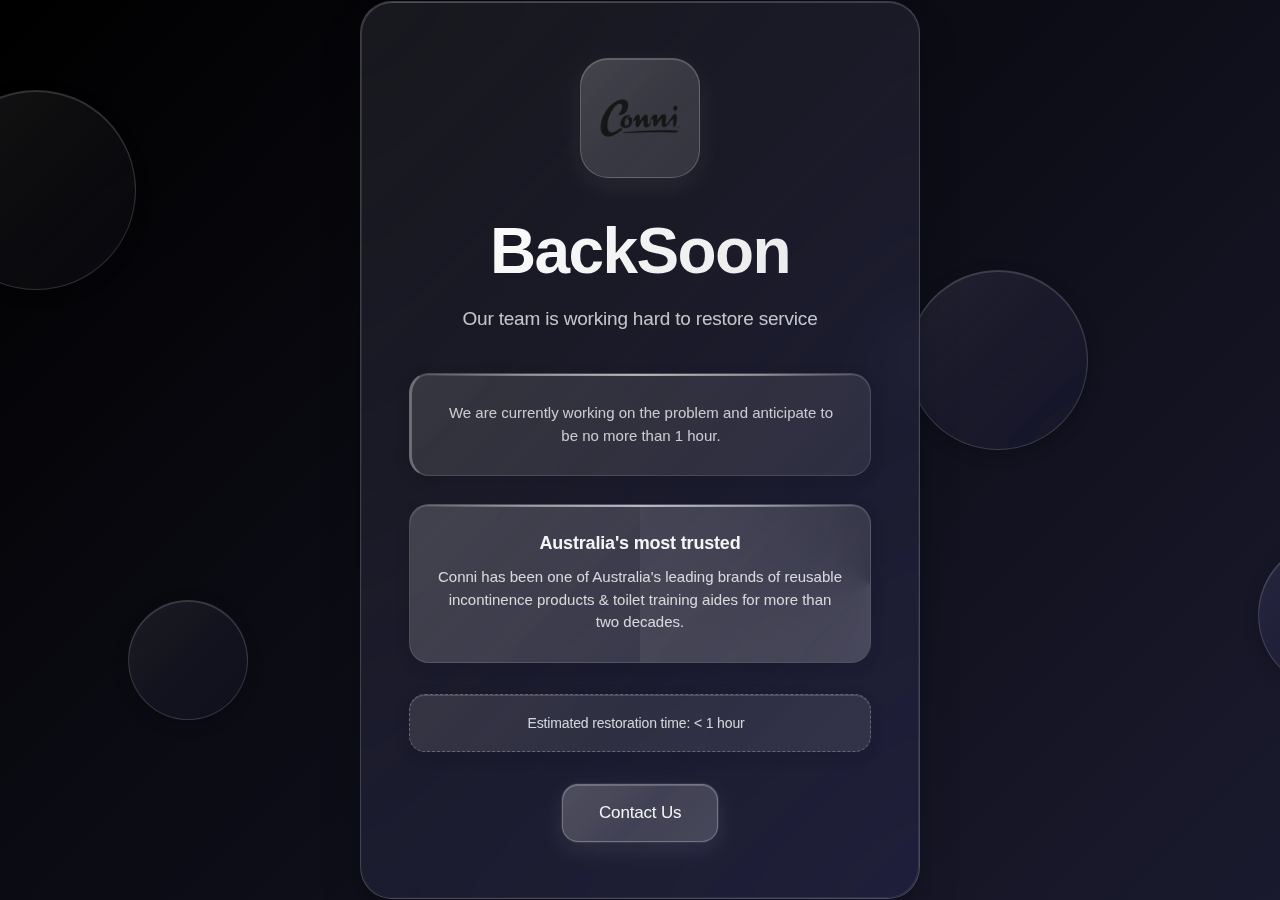
<file: index.html>
<!DOCTYPE html>
<html lang="en">
  <head>
    <meta charset="UTF-8" />
    <!-- ::CLOUDFLARE_ERROR_500S_BOX:: -->
    <!-- ::CLOUDFLARE_ERROR_1000S_BOX:: -->
    <meta name="viewport" content="width=device-width, initial-scale=1.0" />
    <title>BackSoon - Conni Australia</title>
    <style>
      * {
        margin: 0;
        padding: 0;
        box-sizing: border-box;
      }

      body {
        font-family: -apple-system, BlinkMacSystemFont, "SF Pro Display", "SF Pro Text", "Helvetica Neue", sans-serif;
        background: linear-gradient(135deg, #000000 0%, #1a1a2e 25%, #16213e 50%, #0f3460 75%, #1a1a2e 100%);
        background-size: 400% 400%;
        animation: gradientShift 20s ease infinite;
        min-height: 100vh;
        display: flex;
        align-items: center;
        justify-content: center;
        position: relative;
        overflow-x: hidden;
        -webkit-font-smoothing: antialiased;
        -moz-osx-font-smoothing: grayscale;
        color: #ffffff;
        text-rendering: optimizeLegibility;
      }

      @keyframes gradientShift {
        0%,
        100% {
          background-position: 0% 50%;
        }
        50% {
          background-position: 100% 50%;
        }
      }

      /* Optimized glass background elements */
      .glass-orb {
        position: absolute;
        border-radius: 50%;
        background: linear-gradient(135deg, rgba(255, 255, 255, 0.08), rgba(255, 255, 255, 0.04), rgba(255, 255, 255, 0.02));
        backdrop-filter: blur(20px) saturate(150%);
        -webkit-backdrop-filter: blur(20px) saturate(150%);
        border: 1px solid rgba(255, 255, 255, 0.15);
        box-shadow: 0 4px 16px rgba(0, 0, 0, 0.2), inset 0 1px 0 rgba(255, 255, 255, 0.15);
        animation: floatGlass 12s ease-in-out infinite;
        will-change: transform;
      }

      .glass-orb:nth-child(1) {
        width: 200px;
        height: 200px;
        top: 10%;
        left: -5%;
        animation-delay: 0s;
      }

      .glass-orb:nth-child(2) {
        width: 150px;
        height: 150px;
        top: 60%;
        right: -10%;
        animation-delay: 2s;
      }

      .glass-orb:nth-child(3) {
        width: 120px;
        height: 120px;
        bottom: 20%;
        left: 10%;
        animation-delay: 4s;
      }

      .glass-orb:nth-child(4) {
        width: 180px;
        height: 180px;
        top: 30%;
        right: 15%;
        animation-delay: 6s;
      }

      @keyframes floatGlass {
        0%,
        100% {
          transform: translateY(0px) translateX(0px) rotate(0deg);
          opacity: 0.4;
        }
        50% {
          transform: translateY(-15px) translateX(8px) rotate(180deg);
          opacity: 0.6;
        }
      }

      .container {
        background: linear-gradient(135deg, rgba(255, 255, 255, 0.08) 0%, rgba(255, 255, 255, 0.06) 50%, rgba(255, 255, 255, 0.04) 100%);
        backdrop-filter: blur(30px) saturate(170%) brightness(105%);
        -webkit-backdrop-filter: blur(30px) saturate(170%) brightness(105%);
        border-radius: 32px;
        border: 1px solid rgba(255, 255, 255, 0.18);
        padding: 56px 48px;
        text-align: center;
        box-shadow: 0 20px 40px rgba(0, 0, 0, 0.2), 0 8px 16px rgba(0, 0, 0, 0.1), inset 0 1px 0 rgba(255, 255, 255, 0.12);
        max-width: 560px;
        width: 90%;
        position: relative;
        animation: containerAppear 1.2s cubic-bezier(0.16, 1, 0.3, 1);
      }

      @keyframes containerAppear {
        from {
          opacity: 0;
          transform: translateY(40px) scale(0.96);
        }
        to {
          opacity: 1;
          transform: translateY(0) scale(1);
        }
      }

      .logo-container {
        margin-bottom: clamp(20px, 4vw, 40px);
        position: relative;
        width: 100%;
        max-width: 300px;
        margin-left: auto;
        margin-right: auto;
        padding: 0 10px;
      }

      .logo {
        width: clamp(80px, 12vw, 120px);
        height: clamp(80px, 12vw, 120px);
        background: linear-gradient(135deg, rgba(255, 255, 255, 0.12) 0%, rgba(255, 255, 255, 0.08) 50%, rgba(255, 255, 255, 0.06) 100%);
        backdrop-filter: blur(20px) saturate(160%) brightness(110%);
        -webkit-backdrop-filter: blur(20px) saturate(160%) brightness(110%);
        border-radius: clamp(18px, 3.5vw, 28px);
        border: 1px solid rgba(255, 255, 255, 0.2);
        margin: 0 auto;
        display: flex;
        align-items: center;
        justify-content: center;
        position: relative;
        animation: logoFloat 4s ease-in-out infinite;
        box-shadow: 0 8px 24px rgba(255, 255, 255, 0.08), 0 2px 8px rgba(0, 0, 0, 0.15), inset 0 1px 0 rgba(255, 255, 255, 0.18);
        transition: all 0.3s cubic-bezier(0.16, 1, 0.3, 1);
        overflow: hidden;
      }

      .logo img {
        width: 100%;
        height: 100%;
        object-fit: contain;
        object-position: center;
        max-width: 100%;
        max-height: 100%;
        padding: clamp(8px, 2vw, 16px);
        transition: transform 0.3s ease;
      }

      .logo:hover img {
        transform: scale(1.05);
      }

      /* Optimized glass morphism */
      .container::before {
        content: "";
        position: absolute;
        inset: 0;
        border-radius: 32px;
        padding: 1px;
        background: linear-gradient(135deg, rgba(255, 255, 255, 0.2) 0%, transparent 50%, rgba(255, 255, 255, 0.15) 100%);
        mask: linear-gradient(#fff 0 0) content-box, linear-gradient(#fff 0 0);
        mask-composite: xor;
        -webkit-mask-composite: xor;
        pointer-events: none;
        opacity: 0.7;
      }

      /* Performance optimizations */
      .glass-card,
      .contact-button,
      .logo {
        will-change: transform;
      }

      /* High contrast and dark mode support */
      @media (prefers-contrast: high) {
        .logo {
          border: 2px solid rgba(255, 255, 255, 0.8);
          background: rgba(255, 255, 255, 0.2);
        }

        .glass-card {
          border: 2px solid rgba(255, 255, 255, 0.3);
          background: rgba(255, 255, 255, 0.15);
        }
      }

      /* Loading state for logo */
      .logo img[loading] {
        opacity: 0;
        transition: opacity 0.3s ease;
      }

      .logo img[loading].loaded {
        opacity: 1;
      }

      /* Apple-style focus states */
      .contact-button:focus-visible {
        outline: 2px solid rgba(255, 255, 255, 0.6);
        outline-offset: 4px;
        transform: translateY(-2px) scale(1.01);
      }

      @keyframes logoFloat {
        0%,
        100% {
          transform: translateY(0px);
        }
        50% {
          transform: translateY(-8px);
        }
      }

      .logo::before {
        content: "";
        position: absolute;
        inset: -1px;
        border-radius: 20px;
        padding: 1px;
        background: linear-gradient(135deg, rgba(255, 255, 255, 0.3), rgba(255, 255, 255, 0.1));
        mask: linear-gradient(#fff 0 0) content-box, linear-gradient(#fff 0 0);
        mask-composite: xor;
        -webkit-mask-composite: xor;
        opacity: 0;
        animation: borderGlow 4s ease-in-out infinite;
      }

      @keyframes borderGlow {
        0%,
        100% {
          opacity: 0;
        }
        50% {
          opacity: 1;
        }
      }

      h1 {
        font-size: clamp(36px, 6vw, 64px);
        font-weight: 700;
        background: linear-gradient(135deg, #ffffff 0%, rgba(255, 255, 255, 0.9) 50%, #ffffff 100%);
        -webkit-background-clip: text;
        -webkit-text-fill-color: transparent;
        background-clip: text;
        margin-bottom: 20px;
        letter-spacing: -0.025em;
        line-height: 1.05;
      }

      .subtitle {
        font-size: clamp(16px, 2.5vw, 19px);
        color: rgba(255, 255, 255, 0.75);
        margin-bottom: 40px;
        font-weight: 450;
        line-height: 1.45;
        letter-spacing: -0.01em;
        max-width: 480px;
        margin-left: auto;
        margin-right: auto;
      }

      .glass-card {
        background: linear-gradient(135deg, rgba(255, 255, 255, 0.06) 0%, rgba(255, 255, 255, 0.04) 50%, rgba(255, 255, 255, 0.03) 100%);
        backdrop-filter: blur(20px) saturate(160%) brightness(105%);
        -webkit-backdrop-filter: blur(20px) saturate(160%) brightness(105%);
        border-radius: 20px;
        border: 1px solid rgba(255, 255, 255, 0.12);
        padding: 28px;
        margin: 28px 0;
        position: relative;
        overflow: hidden;
        box-shadow: 0 4px 16px rgba(0, 0, 0, 0.12), inset 0 1px 0 rgba(255, 255, 255, 0.15);
        transition: all 0.2s ease;
      }

      .glass-card::before {
        content: "";
        position: absolute;
        top: 0;
        left: 0;
        right: 0;
        height: 2px;
        background: linear-gradient(90deg, transparent 0%, rgba(255, 255, 255, 0.4) 25%, rgba(255, 255, 255, 0.6) 50%, rgba(255, 255, 255, 0.4) 75%, transparent 100%);
        border-radius: 20px 20px 0 0;
      }

      .glass-card:hover {
        transform: translateY(-2px);
        box-shadow: 0 16px 40px rgba(0, 0, 0, 0.2), inset 0 1px 0 rgba(255, 255, 255, 0.25), 0 0 0 1px rgba(255, 255, 255, 0.1);
        border-color: rgba(255, 255, 255, 0.2);
      }

      .message-card {
        border-left: 3px solid rgba(255, 255, 255, 0.3);
      }

      .back-soon {
        font-size: 20px;
        font-weight: 600;
        color: rgba(255, 255, 255, 0.95);
        margin-bottom: 12px;
        letter-spacing: -0.01em;
      }

      .status-text {
        color: rgba(255, 255, 255, 0.75);
        font-size: 15px;
        line-height: 1.5;
        font-weight: 400;
      }

      .trusted-card {
        background: linear-gradient(135deg, rgba(255, 255, 255, 0.12), rgba(255, 255, 255, 0.06));
        position: relative;
        overflow: hidden;
      }

      .trusted-card::after {
        content: "";
        position: absolute;
        top: -50%;
        right: -50%;
        width: 100%;
        height: 200%;
        background: conic-gradient(from 0deg, transparent, rgba(255, 255, 255, 0.1), transparent);
        animation: shimmerRotate 6s linear infinite;
        pointer-events: none;
      }

      @keyframes shimmerRotate {
        0% {
          transform: rotate(0deg);
        }
        100% {
          transform: rotate(360deg);
        }
      }

      .trusted-title {
        font-size: 18px;
        font-weight: 600;
        margin-bottom: 12px;
        position: relative;
        z-index: 1;
        color: rgba(255, 255, 255, 0.95);
        letter-spacing: -0.01em;
      }

      .trusted-text {
        font-size: 15px;
        line-height: 1.5;
        opacity: 0.8;
        position: relative;
        z-index: 1;
        font-weight: 400;
      }

      .contact-button {
        display: inline-flex;
        align-items: center;
        justify-content: center;
        background: linear-gradient(135deg, rgba(255, 255, 255, 0.18) 0%, rgba(255, 255, 255, 0.12) 50%, rgba(255, 255, 255, 0.15) 100%);
        backdrop-filter: blur(30px) saturate(180%) brightness(110%);
        -webkit-backdrop-filter: blur(30px) saturate(180%) brightness(110%);
        color: rgba(255, 255, 255, 0.95);
        padding: 18px 36px;
        border-radius: 16px;
        text-decoration: none;
        font-weight: 500;
        font-size: clamp(15px, 2vw, 17px);
        transition: all 0.4s cubic-bezier(0.16, 1, 0.3, 1);
        border: 1px solid rgba(255, 255, 255, 0.25);
        margin-top: 32px;
        position: relative;
        overflow: hidden;
        letter-spacing: -0.01em;
        box-shadow: 0 8px 24px rgba(255, 255, 255, 0.1), 0 4px 8px rgba(0, 0, 0, 0.1), inset 0 1px 0 rgba(255, 255, 255, 0.2), 0 0 0 1px rgba(255, 255, 255, 0.08);
      }

      .contact-button::before {
        content: "";
        position: absolute;
        inset: 0;
        background: linear-gradient(135deg, rgba(255, 255, 255, 0.1), rgba(255, 255, 255, 0.05));
        opacity: 0;
        transition: opacity 0.3s ease;
      }

      .contact-button:hover::before {
        opacity: 1;
      }

      .contact-button:hover {
        transform: translateY(-4px) scale(1.02);
        box-shadow: 0 16px 40px rgba(255, 255, 255, 0.2), 0 8px 16px rgba(0, 0, 0, 0.15), inset 0 1px 0 rgba(255, 255, 255, 0.3), 0 0 0 1px rgba(255, 255, 255, 0.12);
        border-color: rgba(255, 255, 255, 0.35);
        background: linear-gradient(135deg, rgba(255, 255, 255, 0.22) 0%, rgba(255, 255, 255, 0.16) 50%, rgba(255, 255, 255, 0.18) 100%);
      }

      .contact-button:active {
        transform: translateY(0);
      }

      .eta-section {
        margin-top: 32px;
        padding: 20px 24px;
        background: linear-gradient(135deg, rgba(255, 255, 255, 0.06) 0%, rgba(255, 255, 255, 0.04) 50%, rgba(255, 255, 255, 0.05) 100%);
        backdrop-filter: blur(30px) saturate(150%);
        -webkit-backdrop-filter: blur(30px) saturate(150%);
        border-radius: 16px;
        border: 1px dashed rgba(255, 255, 255, 0.25);
        box-shadow: 0 4px 16px rgba(0, 0, 0, 0.1), inset 0 1px 0 rgba(255, 255, 255, 0.15);
        position: relative;
        overflow: hidden;
      }

      .eta-text {
        color: rgba(255, 255, 255, 0.8);
        font-weight: 500;
        font-size: 14px;
        letter-spacing: -0.01em;
      }

      .loading-indicator {
        display: inline-block;
        margin-left: 8px;
        opacity: 0.6;
      }

      .loading-indicator::after {
        content: "";
        animation: liquidDots 2s infinite;
      }

      @keyframes liquidDots {
        0%,
        20% {
          content: "";
        }
        40% {
          content: "•";
        }
        60% {
          content: "••";
        }
        80%,
        100% {
          content: "•••";
        }
      }

      /* Apple-style responsive breakpoints */
      @media (max-width: 1024px) {
        .container {
          max-width: 520px;
          padding: 48px 40px;
        }

        .logo-container {
          max-width: 280px;
        }

        .glass-orb {
          backdrop-filter: blur(30px) saturate(160%);
          -webkit-backdrop-filter: blur(30px) saturate(160%);
        }
      }

      /* Tablet responsiveness */
      @media (max-width: 768px) {
        .container {
          padding: 40px 32px;
          margin: 20px;
          border-radius: 28px;
          max-width: 480px;
        }

        .logo-container {
          max-width: 240px;
          margin-bottom: clamp(20px, 4vw, 32px);
        }

        .glass-card {
          padding: 24px;
          margin: 24px 0;
          border-radius: 18px;
        }

        .contact-button {
          padding: 16px 32px;
          border-radius: 14px;
        }

        .eta-section {
          padding: 18px 22px;
          border-radius: 14px;
        }
      }

      /* Mobile responsiveness */
      @media (max-width: 480px) {
        .container {
          padding: 32px 24px;
          margin: 16px;
          border-radius: 24px;
          max-width: 100%;
          width: calc(100% - 32px);
        }

        .logo-container {
          max-width: 200px;
          padding: 0 8px;
        }

        .glass-card {
          padding: 20px;
          margin: 20px 0;
          border-radius: 16px;
        }

        .contact-button {
          padding: 14px 28px;
          border-radius: 12px;
        }

        .eta-section {
          padding: 16px 20px;
          border-radius: 12px;
        }

        .glass-orb {
          backdrop-filter: blur(20px) saturate(140%);
          -webkit-backdrop-filter: blur(20px) saturate(140%);
        }
      }

      /* Extra small screens */
      @media (max-width: 320px) {
        .container {
          padding: 28px 20px;
          border-radius: 20px;
        }

        .logo-container {
          max-width: 180px;
        }

        .logo img {
          padding: clamp(6px, 1.5vw, 12px);
        }

        .glass-card {
          padding: 18px;
        }
      }

      /* High-end device optimizations */
      @media (min-width: 1025px) and (-webkit-min-device-pixel-ratio: 2) {
        .container,
        .glass-card,
        .logo,
        .contact-button {
          backdrop-filter: blur(80px) saturate(200%) brightness(115%);
          -webkit-backdrop-filter: blur(80px) saturate(200%) brightness(115%);
        }
      }

      /* Performance and accessibility optimizations */
      @media (prefers-reduced-motion: reduce) {
        * {
          animation-duration: 0.01ms !important;
          animation-iteration-count: 1 !important;
          transition-duration: 0.01ms !important;
          scroll-behavior: auto !important;
        }

        .glass-orb {
          animation: none !important;
        }

        body {
          animation: none !important;
        }

        .logo {
          animation: none !important;
        }
      }

      /* Low-end device optimizations */
      @media (max-width: 768px) and (max-height: 1024px) {
        .glass-orb {
          backdrop-filter: blur(10px) saturate(130%);
          -webkit-backdrop-filter: blur(10px) saturate(130%);
        }

        .container {
          backdrop-filter: blur(15px) saturate(150%);
          -webkit-backdrop-filter: blur(15px) saturate(150%);
        }

        .glass-card {
          backdrop-filter: blur(10px) saturate(140%);
          -webkit-backdrop-filter: blur(10px) saturate(140%);
        }
      }

      /* CPU-intensive features control */
      @media (prefers-reduced-motion: no-preference) and (min-width: 1024px) {
        .container {
          animation: liquidGlow 12s ease-in-out infinite;
        }

        h1 {
          background-size: 200% 200%;
          animation: textShimmer 6s ease-in-out infinite;
        }
      }

      @keyframes liquidGlow {
        0%,
        100% {
          box-shadow: 0 20px 40px rgba(0, 0, 0, 0.2), 0 8px 16px rgba(0, 0, 0, 0.1), inset 0 1px 0 rgba(255, 255, 255, 0.12);
        }
        50% {
          box-shadow: 0 24px 48px rgba(0, 0, 0, 0.25), 0 12px 24px rgba(0, 0, 0, 0.15), inset 0 1px 0 rgba(255, 255, 255, 0.15);
        }
      }

      @keyframes textShimmer {
        0%,
        100% {
          background-position: 0% 50%;
        }
        50% {
          background-position: 100% 50%;
        }
      }
    </style>
  </head>
  <body>
    <!-- Liquid glass background orbs -->
    <div class="glass-orb"></div>
    <div class="glass-orb"></div>
    <div class="glass-orb"></div>
    <div class="glass-orb"></div>

    <div class="container">
      <div class="logo-container">
        <div class="logo">
          <img src="./conni-logo-small.png" alt="Conni Australia Logo" loading="lazy" />
        </div>
      </div>

      <h1>BackSoon</h1>

      <div class="subtitle">Our team is working hard to restore service</div>

      <div class="glass-card message-card">
        <!-- <div class="back-soon">BackSoon</div> -->
        <div class="status-text">We are currently working on the problem and anticipate to be no more than 1 hour.</div>
      </div>

      <div class="glass-card trusted-card">
        <div class="trusted-title">Australia's most trusted</div>
        <div class="trusted-text">Conni has been one of Australia's leading brands of reusable incontinence products & toilet training aides for more than two decades.</div>
      </div>

      <div class="eta-section">
        <div class="eta-text">Estimated restoration time: &lt; 1 hour<span class="loading-indicator"></span></div>
      </div>

      <a href="https://contact-conni.paperform.co/" class="contact-button"> Contact Us </a>
    </div>

    <script>
      document.addEventListener("DOMContentLoaded", function () {
        // Enhanced entrance animation
        const container = document.querySelector(".container");

        // Optimized parallax effect with throttling and RAF
        let isParallaxPaused = false;
        let rafId = null;

        function updateParallax(e) {
          if (isParallaxPaused) return;

          if (rafId) cancelAnimationFrame(rafId);

          rafId = requestAnimationFrame(() => {
            const orbs = document.querySelectorAll(".glass-orb");
            const x = e.clientX / window.innerWidth;
            const y = e.clientY / window.innerHeight;

            orbs.forEach((orb, index) => {
              const speed = (index + 1) * 0.3; // Reduced speed
              const xOffset = (x - 0.5) * speed * 12; // Reduced range
              const yOffset = (y - 0.5) * speed * 12;

              orb.style.transform = `translate(${xOffset}px, ${yOffset}px)`;
            });
          });
        }

        // Throttled mouse event
        let mouseTimeout;
        document.addEventListener("mousemove", function (e) {
          if (mouseTimeout) return;

          mouseTimeout = setTimeout(() => {
            mouseTimeout = null;
          }, 16); // ~60fps throttling

          updateParallax(e);
        });

        // Pause parallax when not needed
        document.addEventListener("visibilitychange", function () {
          isParallaxPaused = document.hidden;
          if (isParallaxPaused && rafId) {
            cancelAnimationFrame(rafId);
            rafId = null;
          }
        });

        // Logo loading and interaction
        const logo = document.querySelector(".logo");
        const logoImg = document.querySelector(".logo img");

        // Handle logo loading
        if (logoImg) {
          logoImg.onload = function () {
            this.classList.add("loaded");
          };

          // If already loaded (cached)
          if (logoImg.complete) {
            logoImg.classList.add("loaded");
          }
        }

        // Enhanced logo interaction with accessibility
        if (logo) {
          logo.addEventListener("mouseenter", function () {
            this.style.transform = "translateY(-8px) scale(1.05)";
          });

          logo.addEventListener("mouseleave", function () {
            this.style.transform = "translateY(-8px) scale(1)";
          });

          // Add keyboard support for accessibility
          logo.setAttribute("tabindex", "0");
          logo.addEventListener("focus", function () {
            this.style.transform = "translateY(-8px) scale(1.05)";
            this.style.outline = "2px solid rgba(255, 255, 255, 0.6)";
            this.style.outlineOffset = "4px";
          });

          logo.addEventListener("blur", function () {
            this.style.transform = "translateY(-8px) scale(1)";
            this.style.outline = "none";
          });
        }

        // Smooth reveal animation for cards
        const cards = document.querySelectorAll(".glass-card");
        cards.forEach((card, index) => {
          card.style.opacity = "0";
          card.style.transform = "translateY(20px)";

          setTimeout(() => {
            card.style.transition = "all 0.6s cubic-bezier(0.16, 1, 0.3, 1)";
            card.style.opacity = "1";
            card.style.transform = "translateY(0)";
          }, 300 + index * 150);
        });
      });
    </script>
  </body>
</html>
</file>
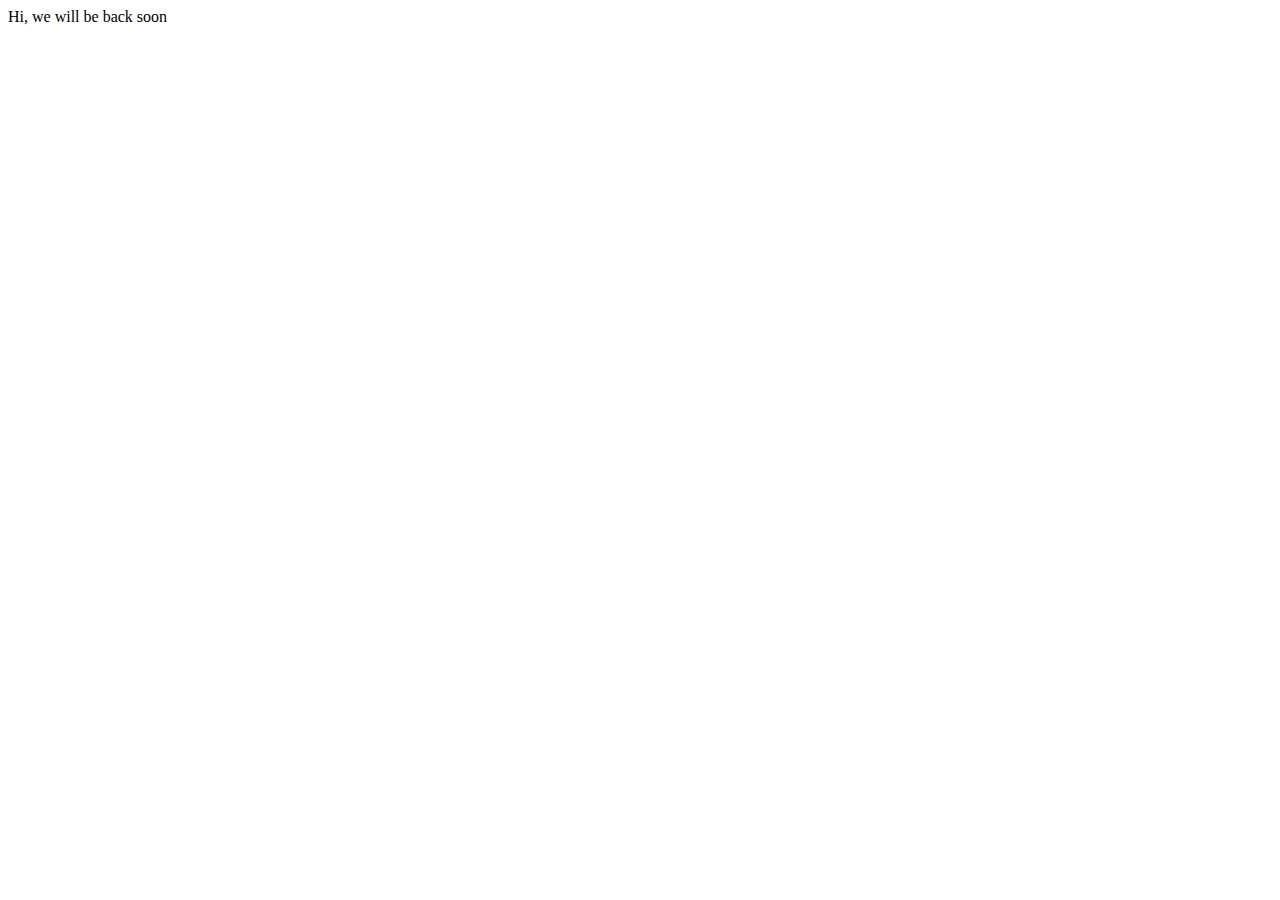
<file: always-online.html>
<!DOCTYPE html>
<html lang="en">
<head>
    <meta charset="UTF-8">
    <meta name="viewport" content="width=, initial-scale=1.0">
    <title>Document</title>
</head>
<body>
    Hi, we will be back soon
</body>
</html>
</file>
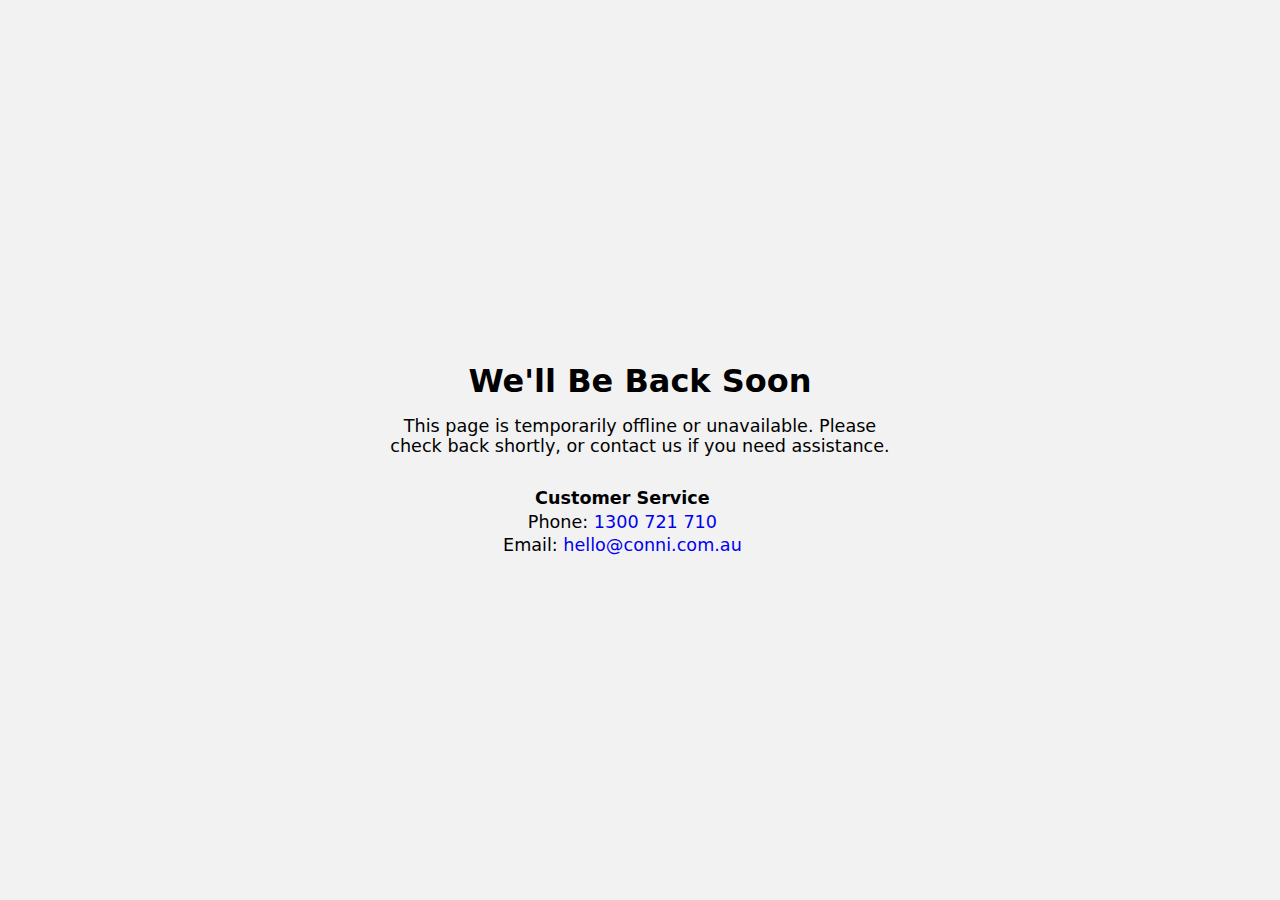
<file: temp_offline.html>
<!DOCTYPE html>
<html lang="en">
<head>
  <meta charset="UTF-8">
  <meta name="viewport" content="width=device-width, initial-scale=1">
  <title>Service Unavailable</title>
  <style>
    body {
      margin: 0;
      padding: 0;
      background: #f2f2f2;
      font-family: system-ui, sans-serif;
      display: flex;
      flex-direction: column;
      justify-content: center;
      align-items: center;
      min-height: 100vh;
      text-align: center;
      colour: #333;
    }
    h1 {
      font-size: 2em;
      margin-bottom: 0.5em;
    }
    p {
      font-size: 1.1em;
      max-width: 500px;
      margin: 0.5em 1em;
    }
    .container {
      padding: 2em;
    }
    .contact {
      margin-top: 2em;
      font-size: 1em;
    }
    .contact p {
      margin: 0.2em 0;
    }
    a {
      colour: #0073aa;
      text-decoration: none;
    }
    a:hover {
      text-decoration: underline;
    }
  </style>
</head>
<body>
  <div class="container">
    <h1>We'll Be Back Soon</h1>
    <p>This page is temporarily offline or unavailable. Please check back shortly, or contact us if you need assistance.</p>
    
    <div class="contact">
      <p><strong>Customer Service</strong></p>
      <p>Phone: <a href="tel:1300721710">1300 721 710</a></p>
      <p>Email: <a href="mailto:hello@conni.com.au">hello@conni.com.au</a></p>
    </div>
  </div>
</body>
</html>
</file>
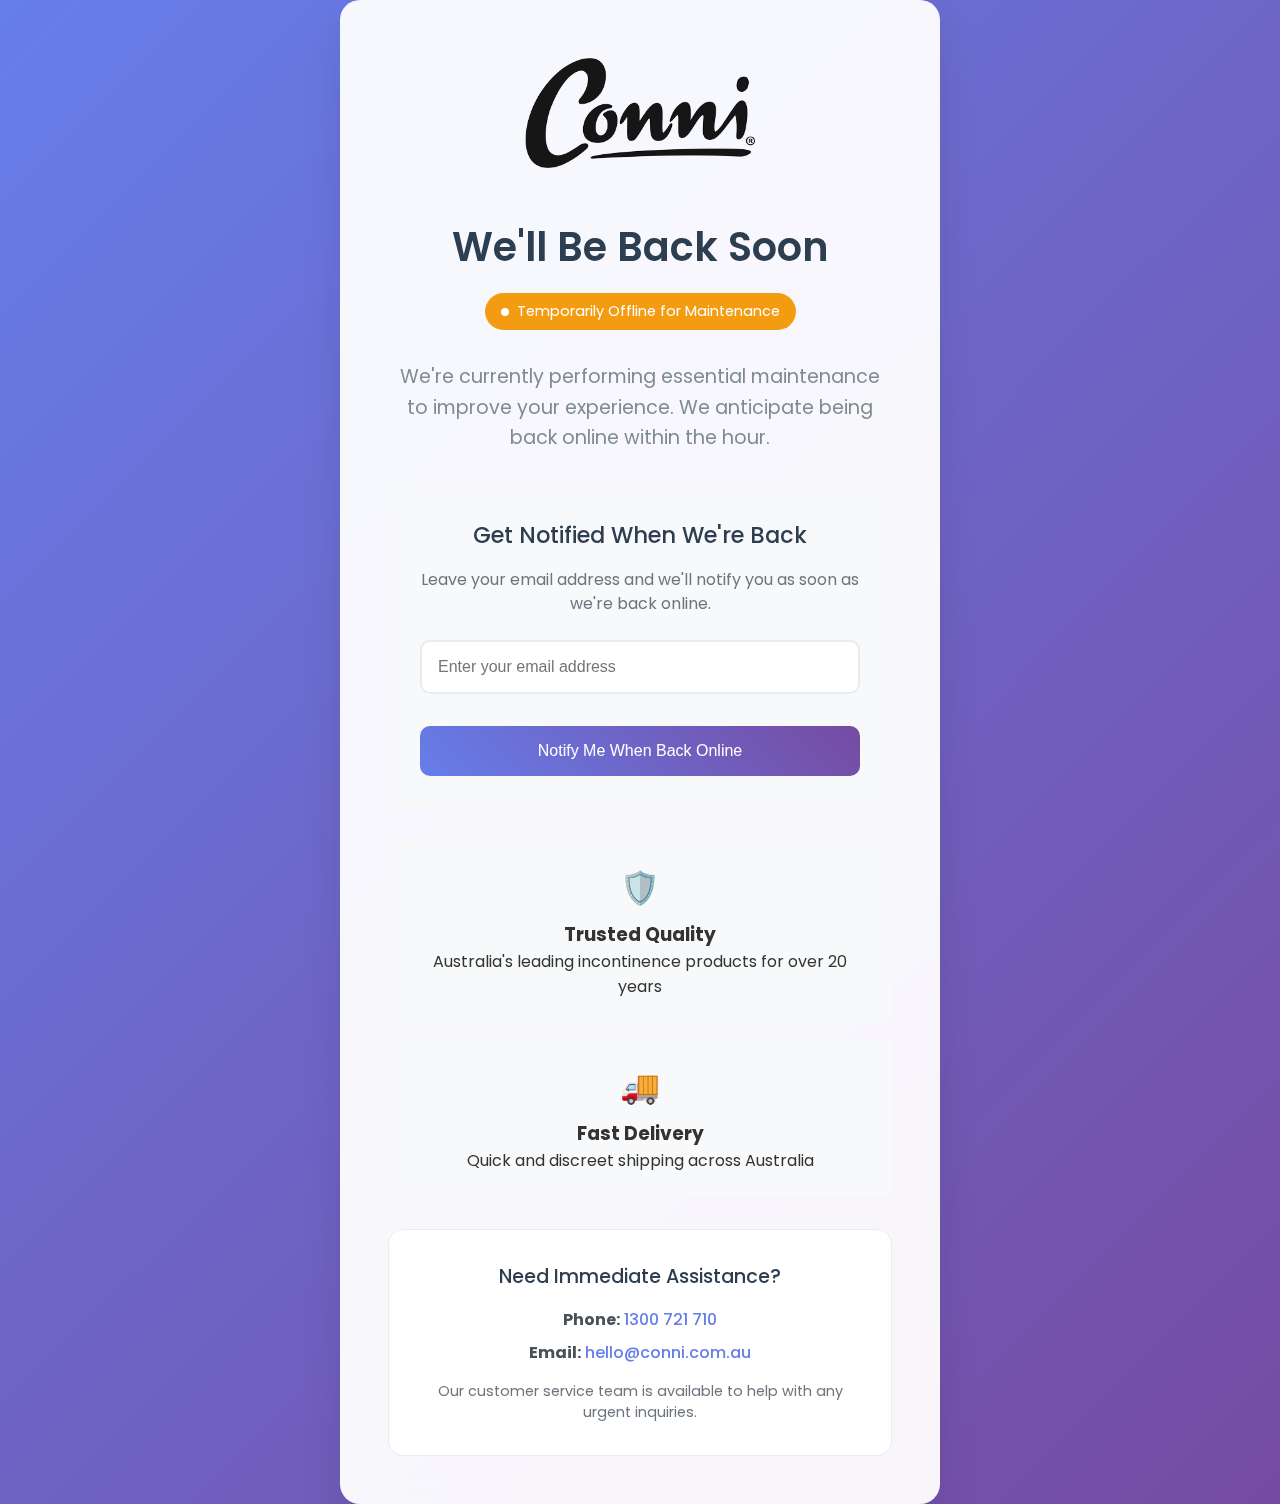
<file: temp_offline_secure.html>
<!DOCTYPE html>
<html lang="en">
  <head>
    <meta charset="UTF-8" />
    <meta name="viewport" content="width=device-width, initial-scale=1" />
    <title>Conni Australia - Temporarily Offline</title>
    <link rel="shortcut icon" href="favicon.ico" />
    <link rel="icon" href="favicon.ico" type="image/x-icon" />
    <link href="https://fonts.googleapis.com/css?family=Ubuntu:400,300,500,700" rel="stylesheet" type="text/css" />
    <link href="https://fonts.googleapis.com/css?family=Poppins:300,400,500,600,700" rel="stylesheet" type="text/css" />
    <style>
      * {
        margin: 0;
        padding: 0;
        box-sizing: border-box;
      }

      body {
        background: linear-gradient(135deg, #667eea 0%, #764ba2 100%);
        font-family: "Poppins", sans-serif;
        display: flex;
        flex-direction: column;
        justify-content: center;
        align-items: center;
        min-height: 100vh;
        color: #333;
        overflow-x: hidden;
      }

      .container {
        background: rgba(255, 255, 255, 0.95);
        backdrop-filter: blur(10px);
        border-radius: 20px;
        box-shadow: 0 20px 40px rgba(0, 0, 0, 0.1);
        padding: 3rem;
        max-width: 600px;
        width: 90%;
        text-align: center;
        position: relative;
        animation: slideIn 0.6s ease-out;
      }

      @keyframes slideIn {
        from {
          opacity: 0;
          transform: translateY(30px);
        }
        to {
          opacity: 1;
          transform: translateY(0);
        }
      }

      .logo {
        max-width: 250px;
        margin-bottom: 2rem;
        animation: fadeIn 0.8s ease-out 0.2s both;
      }

      @keyframes fadeIn {
        from {
          opacity: 0;
        }
        to {
          opacity: 1;
        }
      }

      h1 {
        font-size: 2.5em;
        margin-bottom: 1rem;
        color: #2c3e50;
        font-weight: 600;
        animation: fadeIn 0.8s ease-out 0.4s both;
      }

      .subtitle {
        font-size: 1.2em;
        margin-bottom: 2rem;
        color: #7f8c8d;
        line-height: 1.6;
        animation: fadeIn 0.8s ease-out 0.6s both;
      }

      .status-indicator {
        display: inline-flex;
        align-items: center;
        background: #f39c12;
        color: white;
        padding: 0.5rem 1rem;
        border-radius: 25px;
        font-size: 0.9em;
        margin-bottom: 2rem;
        animation: pulse 2s infinite;
      }

      @keyframes pulse {
        0%,
        100% {
          opacity: 1;
        }
        50% {
          opacity: 0.7;
        }
      }

      .status-dot {
        width: 8px;
        height: 8px;
        background: white;
        border-radius: 50%;
        margin-right: 8px;
        animation: blink 1s infinite;
      }

      @keyframes blink {
        0%,
        50% {
          opacity: 1;
        }
        51%,
        100% {
          opacity: 0.3;
        }
      }

      .notify-section {
        background: #f8f9fa;
        border-radius: 15px;
        padding: 2rem;
        margin: 2rem 0;
        animation: fadeIn 0.8s ease-out 0.8s both;
      }

      .notify-title {
        font-size: 1.4em;
        margin-bottom: 1rem;
        color: #2c3e50;
        font-weight: 500;
      }

      .notify-description {
        color: #6c757d;
        margin-bottom: 1.5rem;
        line-height: 1.5;
      }

      .form-group {
        margin-bottom: 1rem;
      }

      .email-input {
        width: 100%;
        padding: 1rem;
        border: 2px solid #e9ecef;
        border-radius: 10px;
        font-size: 1em;
        transition: all 0.3s ease;
        background: white;
      }

      .email-input:focus {
        outline: none;
        border-color: #667eea;
        box-shadow: 0 0 0 3px rgba(102, 126, 234, 0.1);
      }

      .notify-btn {
        background: linear-gradient(45deg, #667eea, #764ba2);
        color: white;
        border: none;
        padding: 1rem 2rem;
        border-radius: 10px;
        font-size: 1em;
        font-weight: 500;
        cursor: pointer;
        transition: all 0.3s ease;
        width: 100%;
        margin-top: 1rem;
      }

      .notify-btn:hover {
        transform: translateY(-2px);
        box-shadow: 0 10px 25px rgba(102, 126, 234, 0.3);
      }

      .notify-btn:disabled {
        opacity: 0.6;
        cursor: not-allowed;
        transform: none;
      }

      .message {
        margin-top: 1rem;
        padding: 1rem;
        border-radius: 8px;
        font-weight: 500;
        display: none;
      }

      .message.success {
        background: #d4edda;
        color: #155724;
        border: 1px solid #c3e6cb;
      }

      .message.error {
        background: #f8d7da;
        color: #721c24;
        border: 1px solid #f5c6cb;
      }

      .message.info {
        background: #d1ecf1;
        color: #0c5460;
        border: 1px solid #bee5eb;
      }

      .contact-info {
        background: #fff;
        border: 1px solid #e9ecef;
        border-radius: 15px;
        padding: 2rem;
        margin-top: 2rem;
        animation: fadeIn 0.8s ease-out 1s both;
      }

      .contact-title {
        font-size: 1.2em;
        margin-bottom: 1rem;
        color: #2c3e50;
        font-weight: 500;
      }

      .contact-item {
        display: flex;
        align-items: center;
        justify-content: center;
        margin: 0.5rem 0;
        color: #495057;
      }

      .contact-item a {
        color: #667eea;
        text-decoration: none;
        font-weight: 500;
      }

      .contact-item a:hover {
        text-decoration: underline;
      }

      .spinner {
        width: 20px;
        height: 20px;
        border: 2px solid #f3f3f3;
        border-top: 2px solid #667eea;
        border-radius: 50%;
        animation: spin 1s linear infinite;
        display: inline-block;
        margin-right: 8px;
      }

      @keyframes spin {
        0% {
          transform: rotate(0deg);
        }
        100% {
          transform: rotate(360deg);
        }
      }

      .features {
        display: grid;
        grid-template-columns: repeat(auto-fit, minmax(250px, 1fr));
        gap: 1rem;
        margin: 2rem 0;
      }

      .feature {
        background: #f8f9fa;
        padding: 1.5rem;
        border-radius: 10px;
        text-align: center;
      }

      .feature-icon {
        font-size: 2em;
        margin-bottom: 0.5rem;
      }

      @media (max-width: 768px) {
        .container {
          padding: 2rem;
          margin: 1rem;
        }

        h1 {
          font-size: 2em;
        }

        .subtitle {
          font-size: 1em;
        }

        .features {
          grid-template-columns: 1fr;
        }
      }
    </style>
  </head>
  <body>
    <div class="container">
      <!-- Logo -->
      <img src="img/conni-logo-small.png" alt="Conni Australia" class="logo" />

      <!-- Main heading -->
      <h1>We'll Be Back Soon</h1>

      <!-- Status indicator -->
      <div class="status-indicator">
        <div class="status-dot"></div>
        Temporarily Offline for Maintenance
      </div>

      <!-- Description -->
      <p class="subtitle">We're currently performing essential maintenance to improve your experience. We anticipate being back online within the hour.</p>

      <!-- Notify Me Section - GitHub Pages Compatible -->
      <div class="notify-section">
        <h2 class="notify-title">Get Notified When We're Back</h2>
        <p class="notify-description">Leave your email address and we'll notify you as soon as we're back online.</p>

        <form id="notifyForm">
          <div class="form-group">
            <input type="email" id="emailInput" class="email-input" placeholder="Enter your email address" required />
          </div>
          <button type="submit" id="notifyBtn" class="notify-btn">Notify Me When Back Online</button>
          <div id="message" class="message"></div>
        </form>
      </div>

      <!-- Features -->
      <div class="features">
        <div class="feature">
          <div class="feature-icon">🛡️</div>
          <h3>Trusted Quality</h3>
          <p>Australia's leading incontinence products for over 20 years</p>
        </div>
        <div class="feature">
          <div class="feature-icon">🚚</div>
          <h3>Fast Delivery</h3>
          <p>Quick and discreet shipping across Australia</p>
        </div>
      </div>

      <!-- Contact Information -->
      <div class="contact-info">
        <h3 class="contact-title">Need Immediate Assistance?</h3>
        <div class="contact-item"><strong>Phone:</strong>&nbsp;<a href="tel:1300721710">1300 721 710</a></div>
        <div class="contact-item"><strong>Email:</strong>&nbsp;<a href="mailto:hello@conni.com.au">hello@conni.com.au</a></div>
        <p style="margin-top: 1rem; color: #6c757d; font-size: 0.9em">Our customer service team is available to help with any urgent inquiries.</p>
      </div>
    </div>

    <script>
      // GitHub Pages Compatible Email Collection
      document.getElementById("notifyForm").addEventListener("submit", function (e) {
        e.preventDefault();

        const emailInput = document.getElementById("emailInput");
        const notifyBtn = document.getElementById("notifyBtn");
        const message = document.getElementById("message");
        const email = emailInput.value.trim();

        // Reset message
        message.style.display = "none";
        message.className = "message";

        // Validate email
        if (!email) {
          showMessage("Please enter your email address.", "error");
          return;
        }

        if (!isValidEmail(email)) {
          showMessage("Please enter a valid email address.", "error");
          return;
        }

        // Disable form during submission
        notifyBtn.disabled = true;
        notifyBtn.innerHTML = '<span class="spinner"></span>Registering...';

        // For GitHub Pages: Store in localStorage and show info message
        // In production, you would send this to your separate server
        try {
          // Store email in localStorage (for demonstration)
          let storedEmails = JSON.parse(localStorage.getItem("notify_emails") || "[]");

          // Check for duplicates
          if (storedEmails.includes(email.toLowerCase())) {
            showMessage("You're already registered for notifications!", "info");
          } else {
            storedEmails.push(email.toLowerCase());
            localStorage.setItem("notify_emails", JSON.stringify(storedEmails));

            // Store timestamp
            localStorage.setItem("notify_timestamp_" + email.toLowerCase(), new Date().toISOString());

            showMessage("Thank you! Your email has been saved. We'll notify you when we're back online.", "success");
            emailInput.value = "";

            // For production: Send email to your server
            // sendToServer(email);
          }
        } catch (error) {
          console.error("Storage error:", error);
          showMessage("Registration saved locally. Please check back soon or contact us directly.", "info");
        }

        // Re-enable form
        notifyBtn.disabled = false;
        notifyBtn.innerHTML = "Notify Me When Back Online";
      });

      // For production use: Send email to your separate server
      function sendToServer(email) {
        // This would send the email to your PHP server (not GitHub Pages)
        // Example:
        /*
      fetch('https://your-server.com/notify-me.php', {
        method: 'POST',
        headers: {
          'Content-Type': 'application/x-www-form-urlencoded',
        },
        body: 'email=' + encodeURIComponent(email)
      })
      .then(response => response.json())
      .then(data => {
        if (data.status === 'success') {
          showMessage('Thank you! We\'ll notify you when we\'re back online.', 'success');
        } else {
          showMessage('Registration failed. Please try again or contact us directly.', 'error');
        }
      })
      .catch(error => {
        console.error('Error:', error);
        showMessage('Please try again later or contact us directly.', 'error');
      });
      */
      }

      function showMessage(text, type) {
        const message = document.getElementById("message");
        message.textContent = text;
        message.className = "message " + type;
        message.style.display = "block";

        // Auto-hide success messages after 5 seconds
        if (type === "success") {
          setTimeout(() => {
            message.style.display = "none";
          }, 5000);
        }
      }

      function isValidEmail(email) {
        const emailRegex = /^[^\s@]+@[^\s@]+\.[^\s@]+$/;
        return emailRegex.test(email);
      }

      // Add some interactive effects
      document.addEventListener("DOMContentLoaded", function () {
        // Add hover effect to contact items
        const contactItems = document.querySelectorAll(".contact-item a");
        contactItems.forEach((item) => {
          item.addEventListener("mouseenter", function () {
            this.style.transform = "scale(1.05)";
            this.style.transition = "transform 0.2s ease";
          });

          item.addEventListener("mouseleave", function () {
            this.style.transform = "scale(1)";
          });
        });

        // Add typing effect to email input
        const emailInput = document.getElementById("emailInput");
        emailInput.addEventListener("focus", function () {
          this.style.transform = "scale(1.02)";
          this.style.transition = "transform 0.2s ease";
        });

        emailInput.addEventListener("blur", function () {
          this.style.transform = "scale(1)";
        });

        // Show stored emails count if any
        const storedEmails = JSON.parse(localStorage.getItem("notify_emails") || "[]");
        if (storedEmails.length > 0) {
          console.log("Stored notification emails:", storedEmails.length);
        }
      });
    </script>
  </body>
</html>
</file>
